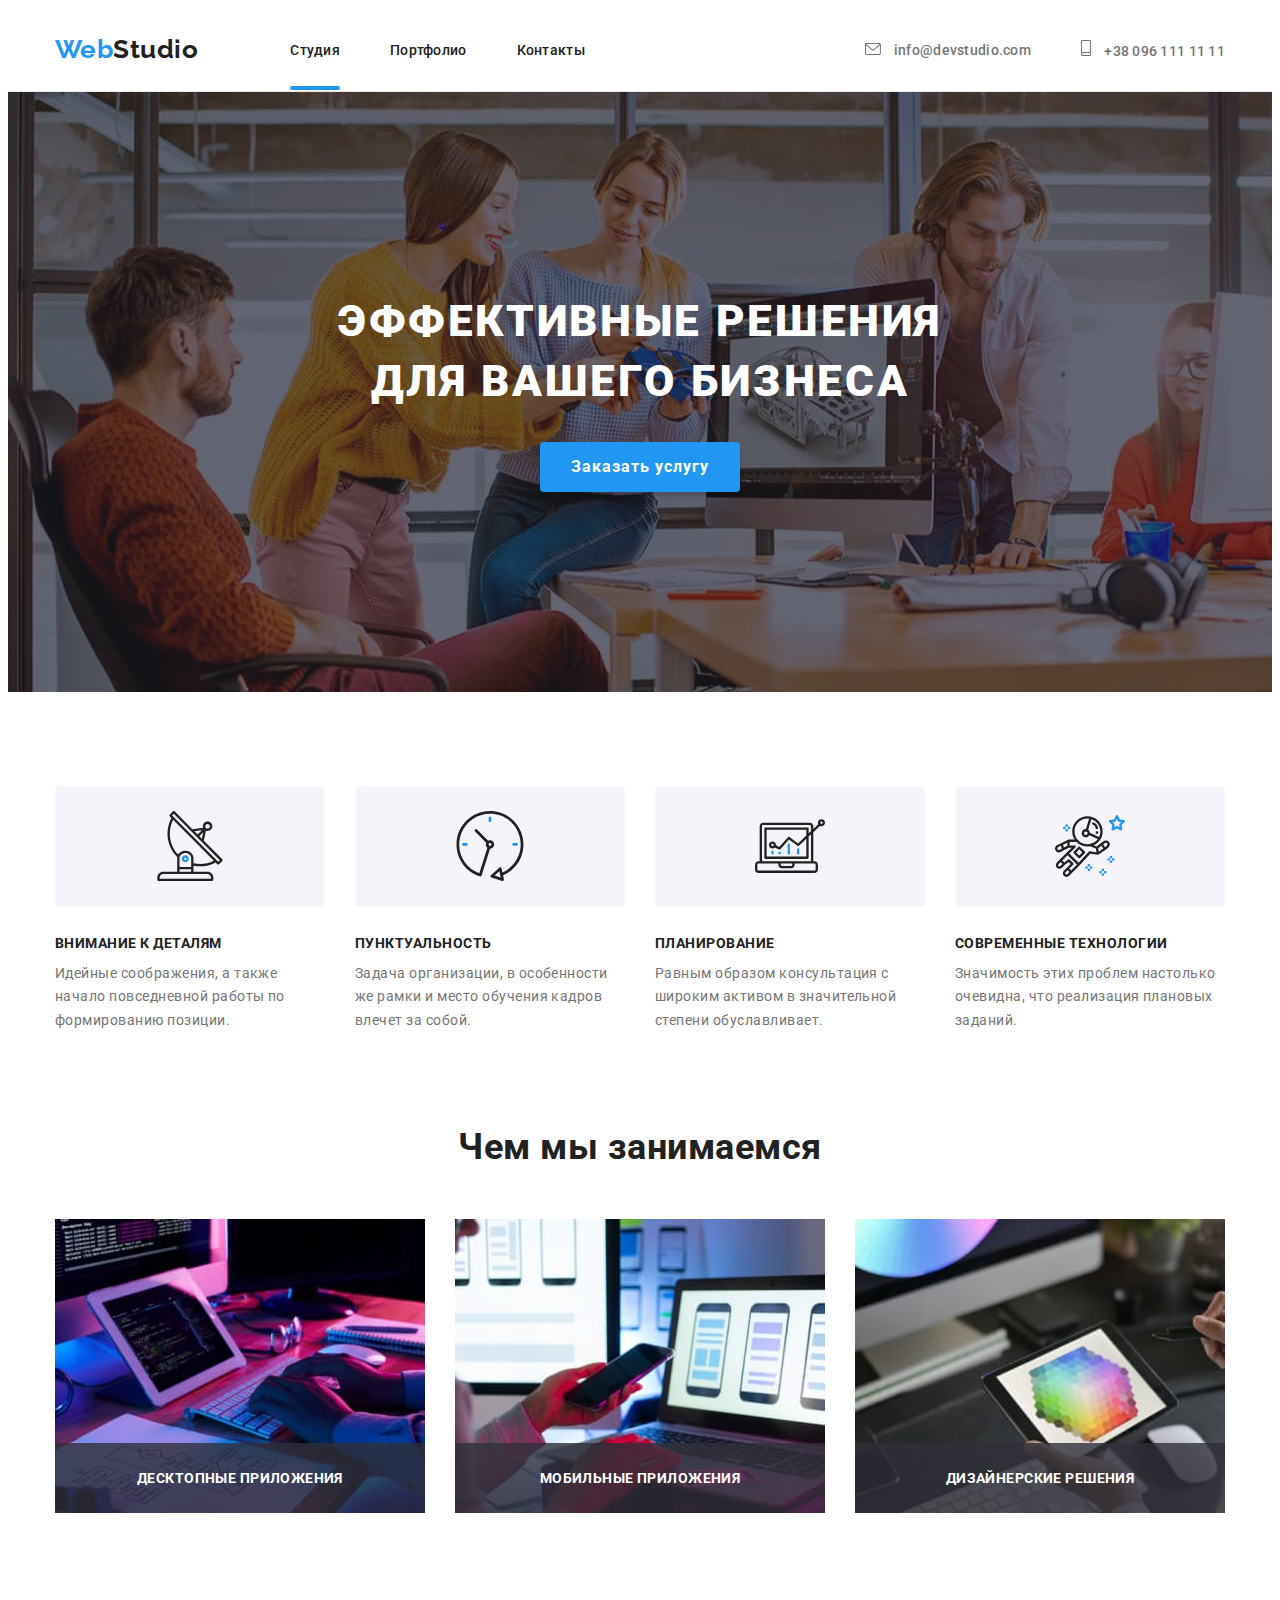
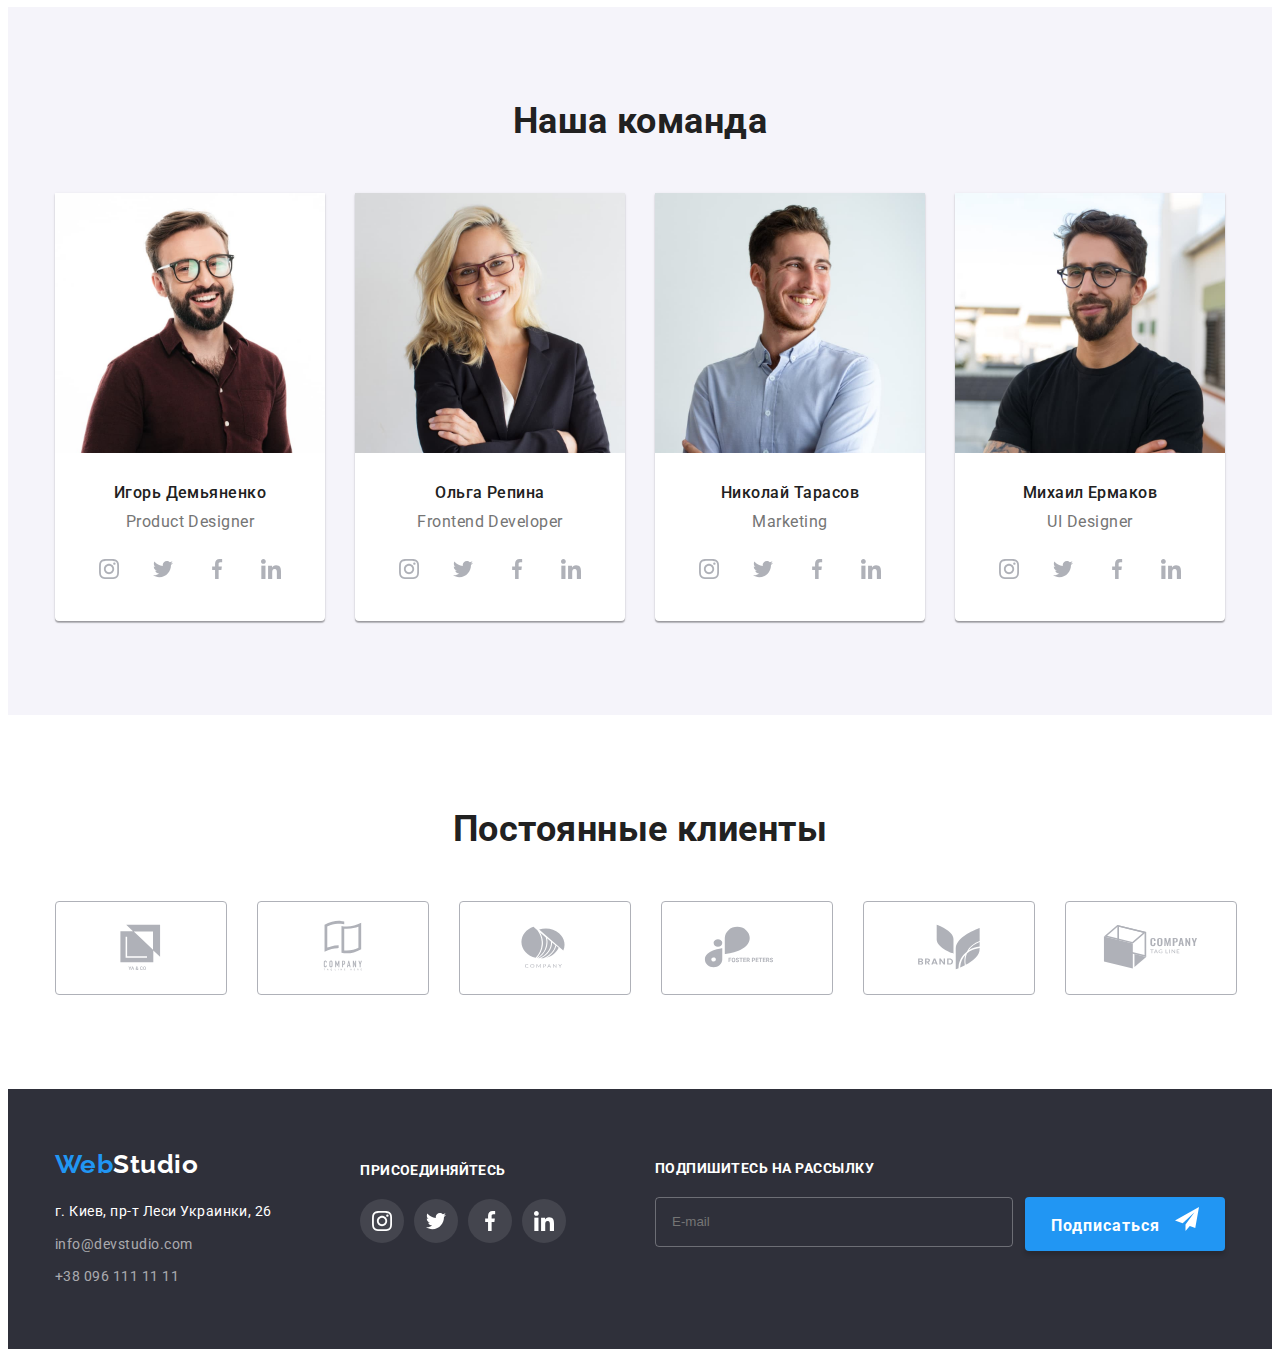
<file: index.html>
<!DOCTYPE html>
<html lang="ru">
  <head>
    <meta charset="UTF-8" />
    <meta http-equiv="X-UA-Compatible" content="IE=edge" />
    <meta name="viewport" content="width=device-width, initial-scale=1.0" />
    <title>WebStudio</title>
    <link rel="preconnect" href="https://fonts.googleapis.com" />
    <link rel="preconnect" href="https://fonts.gstatic.com" crossorigin />
    <link
      href="https://fonts.googleapis.com/css2?family=Raleway:wght@700&family=Roboto:wght@400;500;700;900&display=swap"
      rel="stylesheet"
    />
    <link
      rel="stylesheet"
      href="https://cdnjs.cloudflare.com/ajax/libs/modern-normalize/1.1.0/modern-normalize.min.css"
      integrity="sha512-wpPYUAdjBVSE4KJnH1VR1HeZfpl1ub8YT/NKx4PuQ5NmX2tKuGu6U/JRp5y+Y8XG2tV+wKQpNHVUX03MfMFn9Q=="
      crossorigin="anonymous"
      referrerpolicy="no-referrer"
    />
    <!-- <link rel="stylesheet" href="./css/styles.css" /> -->
    <link rel="stylesheet" href="./css/main.min.css" />
  </head>

  <body>
    <header class="header">
      <div class="container header__container">
        <nav class="nav">
          <a class="logo link" href=""
            ><span class="logo__accent">Web</span>Studio</a
          >

          <ul class="nav__list list">
            <li class="nav__item">
              <a class="nav__link link nav__link--current" href="./index.html"
                >Студия</a
              >
            </li>
            <li class="nav__item">
              <a class="nav__link link" href="./portfolio.html">Портфолио</a>
            </li>
            <li class="nav__item">
              <a class="nav__link link" href="">Контакты</a>
            </li>
          </ul>
        </nav>
        <ul class="contact-list list">
          <li class="contact-list__item">
            <a class="contacts link" href="mailto:info@devstudio.com">
              <svg class="contacts__icon" width="16" height="12">
                <use href="./images/icons.svg#email"></use>
              </svg>
              info@devstudio.com
            </a>
          </li>
          <li class="contact-list__item">
            <a class="contacts link" href="tel:+380961111111">
              <svg class="contacts__icon" width="10" height="16">
                <use href="./images/icons.svg#smartphone"></use>
              </svg>
              +38 096 111 11 11
            </a>
          </li>
        </ul>
      </div>
    </header>

    <main>
      <!-- Hero -->
      <section class="hero">
        <div class="container">
          <h1 class="hero__title">
            Эффективные решения <br />для вашего бизнеса
          </h1>

          <button class="modal-btn btn" type="button" data-modal-open>
            Заказать услугу
          </button>
        </div>
      </section>

      <!--Особенности-->
      <section class="specifics">
        <div class="container">
          <h2 class="specifics__title">Особенности</h2>
          <ul class="section list">
            <li class="specifics__item">
              <div class="section__box">
                <svg class="specifics__icon" width="70" height="70">
                  <use href="images/icons.svg#antenna"></use>
                </svg>
              </div>
              <h3 class="section__subtitle">Внимание к деталям</h3>
              <p class="section__description">
                Идейные соображения, а также начало повседневной работы по
                формированию позиции.
              </p>
            </li>

            <li class="specifics__item">
              <div class="section__box">
                <svg class="specifics__icon" width="70" height="70">
                  <use href="images/icons.svg#clock"></use>
                </svg>
              </div>
              <h3 class="section__subtitle">Пунктуальность</h3>
              <p class="section__description">
                Задача организации, в особенности же рамки и место обучения
                кадров влечет за собой.
              </p>
            </li>

            <li class="specifics__item">
              <div class="section__box">
                <svg class="specifics__icon" width="70" height="70">
                  <use href="images/icons.svg#diagram"></use>
                </svg>
              </div>
              <h3 class="section__subtitle">Планирование</h3>
              <p class="section__description">
                Равным образом консультация с широким активом в значительной
                степени обуславливает.
              </p>
            </li>

            <li class="specifics__item">
              <div class="section__box">
                <svg class="specifics__icon" width="70" height="70">
                  <use href="images/icons.svg#astronaut"></use>
                </svg>
              </div>
              <h3 class="section__subtitle">Современные технологии</h3>
              <p class="section__description">
                Значимость этих проблем настолько очевидна, что реализация
                плановых заданий.
              </p>
            </li>
          </ul>
        </div>
      </section>

      <!-- Чем мы занимаемся -->
      <section class="work">
        <div class="container">
          <h2 class="section__title">Чем мы занимаемся</h2>
          <ul class="work__list list">
            <li class="work__item">
              <img src="./images/code.jpg" width="370" alt="Пишем сайты" />
              <div class="work__description">
                <p class="work__text">Десктопные приложения</p>
              </div>
            </li>

            <li class="work__item">
              <img
                src="./images/design.jpg"
                width="370"
                alt="Составляем дизайн"
              />
              <div class="work__description">
                <p class="work__text">Мобильные приложения</p>
              </div>
            </li>

            <li class="work__item">
              <img
                src="./images/applications.jpg"
                width="370"
                alt="Создаем приложения"
              />
              <div class="work__description">
                <p class="work__text">Дизайнерские решения</p>
              </div>
            </li>
          </ul>
        </div>
      </section>

      <!--Наша команда-->
      
      <section class="team">
        <div class="container">
          <h2 class="section__title">Наша команда</h2>
          <ul class="team__list list">
            <li class="team__item">
              <img
                src="./images/team1.jpg"
                width="270"
                alt="Игорь Демьяненко"
              />
              <div class="team__content">
                <h3 class="team__subtitle">Игорь Демьяненко</h3>
                <p class="team__description" lang="en">Product Designer</p>
                <ul class="social list">
                  <li class="social__item">
                    <a href="" class="social__link link">
                      <svg class="social__icon" width="20" height="20">
                        <use href="./images/icons.svg#instagram"></use>
                      </svg>
                    </a>
                  </li>
                  <li class="social__item">
                    <a href="" class="social__link link">
                      <svg class="social__icon" width="20" height="20">
                        <use href="./images/icons.svg#twitter"></use>
                      </svg>
                    </a>
                  </li>
                  <li class="social__item">
                    <a href="" class="social__link link">
                      <svg class="social__icon" width="20" height="20">
                        <use href="./images/icons.svg#facebook"></use>
                      </svg>
                    </a>
                  </li>
                  <li class="social__item">
                    <a href="" class="social__link link">
                      <svg class="social__icon" width="20" height="20">
                        <use href="./images/icons.svg#linkedin"></use>
                      </svg>
                    </a>
                  </li>
                </ul>
              </div>
            </li>
            <li class="team__item">
              <img src="./images/team2.jpg" width="270" alt="Ольга Репина" />
              <div class="team__content">
                <h3 class="team__subtitle">Ольга Репина</h3>
                <p class="team__description" lang="en">Frontend Developer</p>
                <ul class="social list">
                  <li class="social__item">
                    <a href="" class="social__link link">
                      <svg class="social__icon" width="20" height="20">
                        <use href="./images/icons.svg#instagram"></use>
                      </svg>
                    </a>
                  </li>
                  <li class="social__item">
                    <a href="" class="social__link link">
                      <svg class="social__icon" width="20" height="20">
                        <use href="./images/icons.svg#twitter"></use>
                      </svg>
                    </a>
                  </li>
                  <li class="social__item">
                    <a href="" class="social__link link">
                      <svg class="social__icon" width="20" height="20">
                        <use href="./images/icons.svg#facebook"></use>
                      </svg>
                    </a>
                  </li>
                  <li class="social__item">
                    <a href="" class="social__link link">
                      <svg class="social__icon" width="20" height="20">
                        <use href="./images/icons.svg#linkedin"></use>
                      </svg>
                    </a>
                  </li>
                </ul>
              </div>
            </li>
            <li class="team__item">
              <img src="./images/team3.jpg" width="270" alt="Николай Тарасов" />
              <div class="team__content">
                <h3 class="team__subtitle">Николай Тарасов</h3>
                <p class="team__description" lang="en">Marketing</p>
                <ul class="social list">
                  <li class="social__item">
                    <a href="" class="social__link link">
                      <svg class="social__icon" width="20" height="20">
                        <use href="./images/icons.svg#instagram"></use>
                      </svg>
                    </a>
                  </li>
                  <li class="social__item">
                    <a href="" class="social__link link">
                      <svg class="social__icon" width="20" height="20">
                        <use href="./images/icons.svg#twitter"></use>
                      </svg>
                    </a>
                  </li>
                  <li class="social__item">
                    <a href="" class="social__link link">
                      <svg class="social__icon" width="20" height="20">
                        <use href="./images/icons.svg#facebook"></use>
                      </svg>
                    </a>
                  </li>
                  <li class="social__item">
                    <a href="" class="social__link link">
                      <svg class="social__icon" width="20" height="20">
                        <use href="./images/icons.svg#linkedin"></use>
                      </svg>
                    </a>
                  </li>
                </ul>
              </div>
            </li>
            <li class="team__item">
              <img src="./images/team4.jpg" width="270" alt="Михаил Ермаков" />
              <div class="team__content">
                <h3 class="team__subtitle">Михаил Ермаков</h3>
                <p class="team__description" lang="en">UI Designer</p>
                <ul class="social list">
                  <li class="social__item">
                    <a href="" class="social__link link">
                      <svg class="social__icon" width="20" height="20">
                        <use href="./images/icons.svg#instagram"></use>
                      </svg>
                    </a>
                  </li>
                  <li class="social__item">
                    <a href="" class="social__link link">
                      <svg class="social__icon" width="20" height="20">
                        <use href="./images/icons.svg#twitter"></use>
                      </svg>
                    </a>
                  </li>
                  <li class="social__item">
                    <a href="" class="social__link link">
                      <svg class="social__icon" width="20" height="20">
                        <use href="./images/icons.svg#facebook"></use>
                      </svg>
                    </a>
                  </li>
                  <li class="social__item">
                    <a href="" class="social__link link">
                      <svg class="social__icon" width="20" height="20">
                        <use href="./images/icons.svg#linkedin"></use>
                      </svg>
                    </a>
                  </li>
                </ul>
              </div>
            </li>
          </ul>
        </div>
      </section>
    </main>

    <section class="client">
      <div class="container">
        <h2 class="section__title">Постоянные клиенты</h2>
        <ul class="client__list list">
          <li class="client__item">
            <div class="client__box">
              <a href="" class="client__link link">
                <svg class="client__icon" width="106" height="60">
                  <use href="images/icons.svg#logo"></use>
                </svg>
              </a>
            </div>
          </li>
          <li class="client__item">
            <div class="client__box">
              <a href="" class="client__link link">
                <svg class="client__icon" width="106" height="60">
                  <use href="images/icons.svg#logo-1"></use>
                </svg>
              </a>
            </div>
          </li>
          <li class="client__item">
            <div class="client__box">
              <a href="" class="client__link link">
                <svg class="client__icon" width="106" height="60">
                  <use href="images/icons.svg#logo-2"></use>
                </svg>
              </a>
            </div>
          </li>
          <li class="client__item">
            <div class="client__box">
              <a href="" class="client__link link">
                <svg class="client__icon" width="106" height="60">
                  <use href="images/icons.svg#logo-3"></use>
                </svg>
              </a>
            </div>
          </li>
          <li class="client__item">
            <div class="client__box">
              <a href="" class="client__link link">
                <svg class="client__icon" width="106" height="60">
                  <use href="images/icons.svg#logo-4"></use>
                </svg>
              </a>
            </div>
          </li>
          <li class="client__item">
            <div class="client__box">
              <a href="" class="client__link link">
                <svg class="client__icon" width="106" height="60">
                  <use href="images/icons.svg#logo-5"></use>
                </svg>
              </a>
            </div>
          </li>
        </ul>
      </div>
    </section>

    <footer class="footer">
      <div class="footer__container container">
        <div class="footer__box">
          <a class="logo logo--footer link" href=""
            ><span class="logo__accent logo__accent--footer">Web</span>Studio</a
          >

          <address class="footer__addres">
            г. Киев, пр-т Леси Украинки, 26
          </address>

          <a class="footer__contact link" href="mailto:info@devstudio.com"
            >info@devstudio.com</a
          >

          <a class="footer__contact link" href="tel:+380961111111"
            >+38 096 111 11 11</a
          >
        </div>

        <div class="footer__social">
          <h2 class="footer__subtitle">присоединяйтесь</h2>
          <ul class="social list">
            <li class="social__item">
              <a href="" class="social__link social__link--footer link">
                <svg
                  class="social__icon social__icon--footer"
                  width="20"
                  height="20"
                >
                  <use href="./images/icons.svg#instagram"></use>
                </svg>
              </a>
            </li>
            <li class="social__item">
              <a href="" class="social__link social__link--footer link">
                <svg
                  class="social__icon social__icon--footer"
                  width="20"
                  height="20"
                >
                  <use href="./images/icons.svg#twitter"></use>
                </svg>
              </a>
            </li>
            <li class="social__item">
              <a href="" class="social__link social__link--footer link">
                <svg
                  class="social__icon social__icon--footer"
                  width="20"
                  height="20"
                >
                  <use href="./images/icons.svg#facebook"></use>
                </svg>
              </a>
            </li>
            <li class="social__item">
              <a href="" class="social__link social__link--footer link">
                <svg
                  class="social__icon social__icon--footer"
                  width="20"
                  height="20"
                >
                  <use href="./images/icons.svg#linkedin"></use>
                </svg>
              </a>
            </li>
          </ul>
        </div>
        <div class="footer-box">
          <p class="footer-form__text">Подпишитесь на рассылку</p>
          <form class="footer-form">
            <label>
              <input
                class="footer-form__input"
                type="email"
                name="email"
                placeholder="E-mail"
                required
              />
            </label>
            <button class="modal-btn btn" type="submit">
              Подписаться
              <svg class="footer-form__icon" width="24" height="24">
                <use href="./images/icons.svg#icon-send"></use>
              </svg>
            </button>
          </form>
        </div>
      </div>
    </footer>

    <!-- Модальное окно -->

    <div class="backdrop backdrop--is-hidden" data-modal>
      <div class="modal">
        <button class="btn-close btn" data-modal-close>
          <svg width="30" height="30">
            <use class="modal__close" href="./images/icons.svg#close"></use>
          </svg>
        </button>

        <p class="modal-form__text">Оставьте свои данные, мы вам перезвоним</p>
        <form class="modal-form">
          <div class="modal-form__field">
            <label class="modal-form__label" for="name">Имя</label>
            <input
              class="modal-form__input"
              type="text"
              name="name"
              id="name"
              placeholder=" "
              minlength="3"
              required
            />
            <svg class="modal-form__icon" width="18" height="18">
              <use href="./images/icons.svg#icon-phone"></use>
            </svg>
          </div>
          <div class="modal-form__field">
            <label class="modal-form__label" for="tel">Телефон</label>
            <input
              class="modal-form__input"
              type="tel"
              name="tel"
              id="tel"
              minlength="10"
              required
            />
            <svg class="modal-form__icon" width="18" height="18">
              <use href="./images/icons.svg#icon-email"></use>
            </svg>
          </div>
          <div class="modal-form__field">
            <label class="modal-form__label" for="mail">Почта</label>
            <input
              class="modal-form__input"
              type="email"
              name="email"
              id="mail"
              required
            />
            <svg class="modal-form__icon" width="18" height="18">
              <use href="./images/icons.svg#icon-person"></use>
            </svg>
          </div>
          <label class="modal-form__label" for="comment">Комментарий</label>
          <textarea
            class="modal-form__textarea"
            name="feedback"
            rows="5"
            placeholder="Введите текст"
            id="comment"
          ></textarea>

          <label class="modal-form__checkbox">
            <input
              class="checkbox"
              type="checkbox"
              name="treaty"
              value="treaty"
              required
            />
            <span class="modal-form__icon-checkbox"></span>
            Соглашаюсь с рассылкой и принимаю
            <a class="modal-form__link link" href="#">Условия договора</a>
          </label>
          <div class="modal-form__btn">
            <button class="modal-btn btn" type="submit">Отправить</button>
          </div>
        </form>
      </div>
    </div>
    <script src="./js/modal.js"></script>
  </body>
</html>
</file>
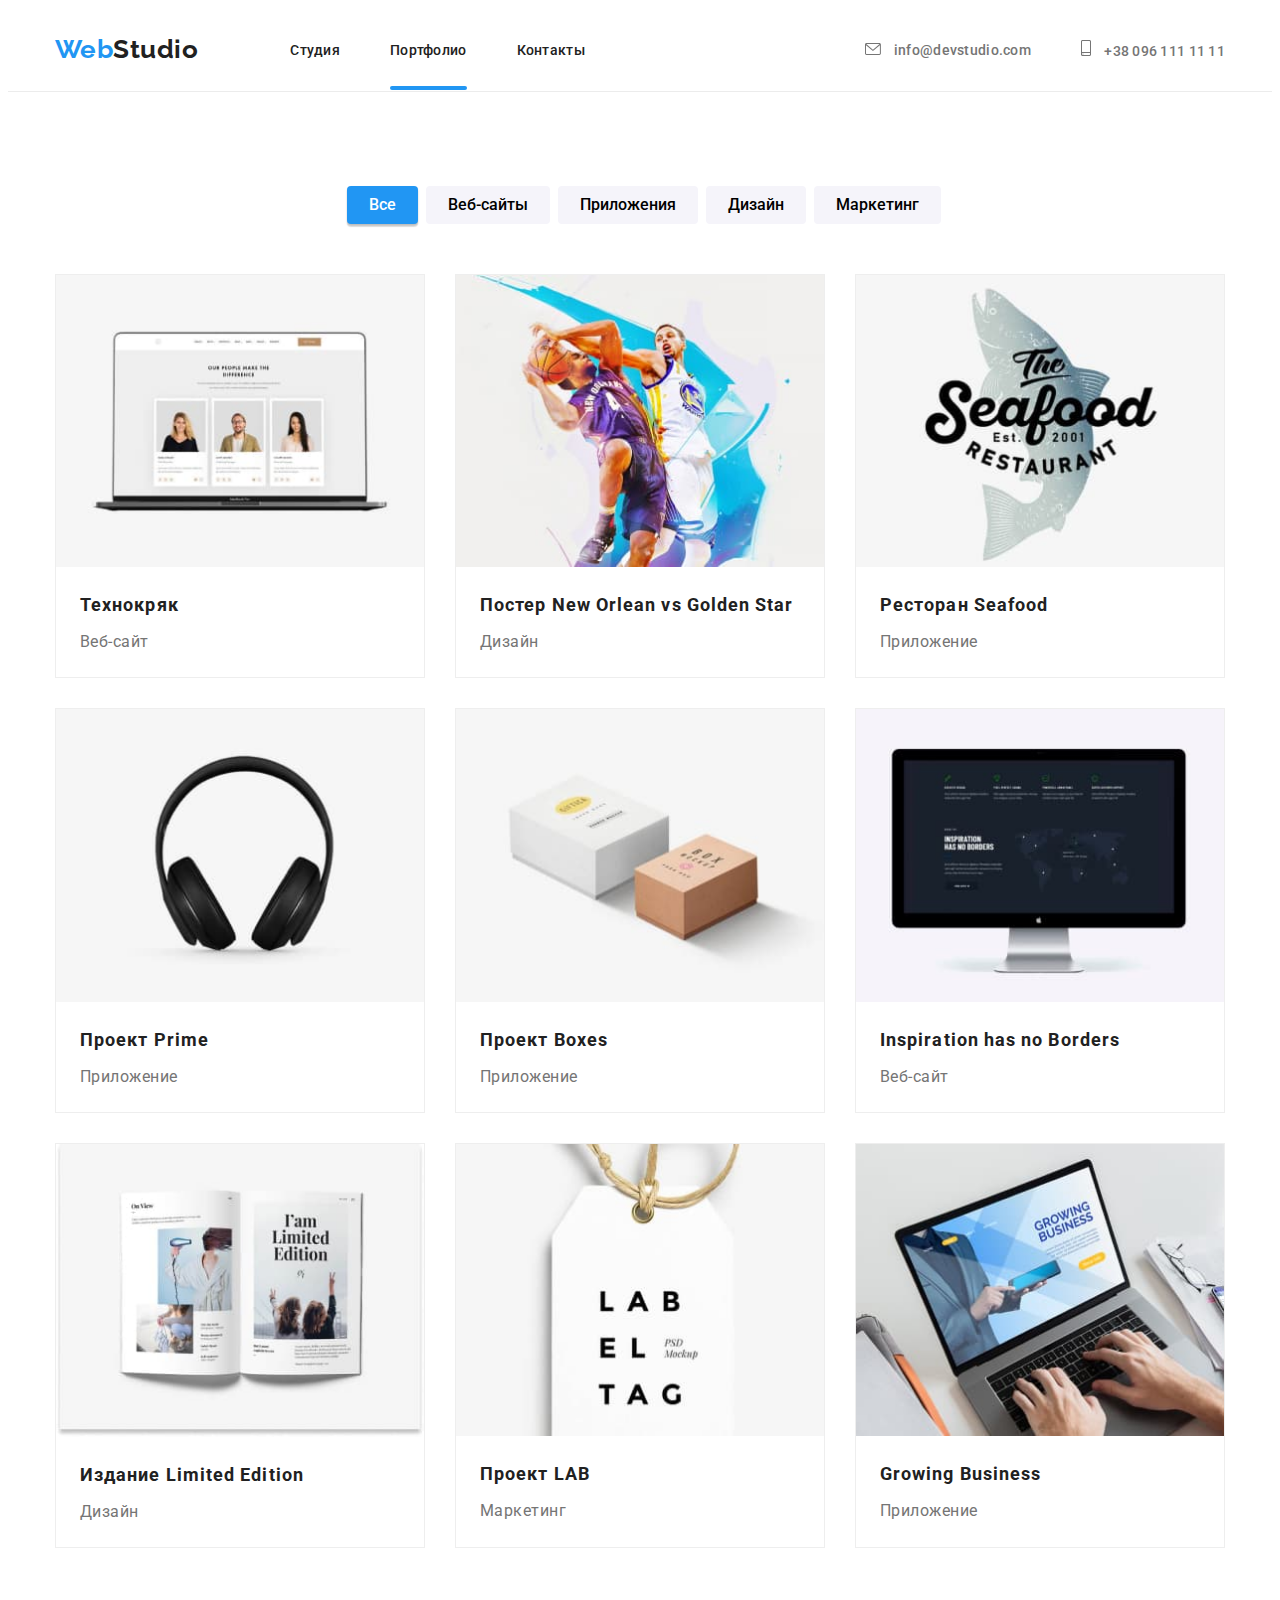
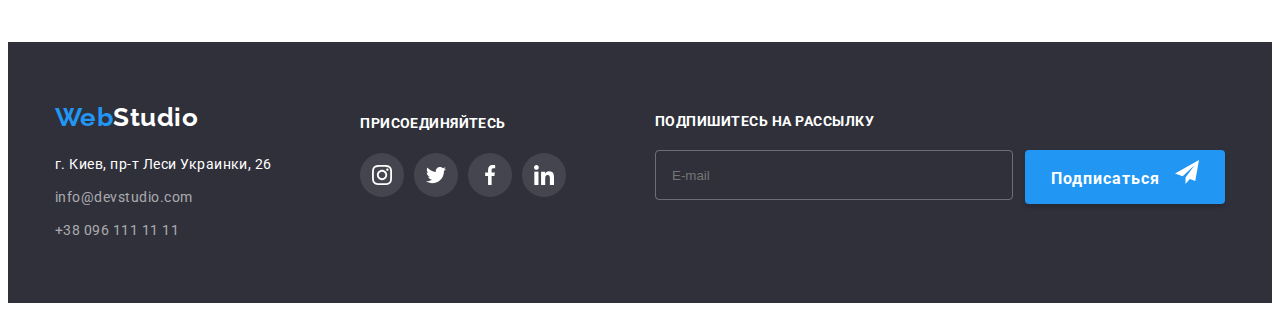
<file: portfolio.html>
<!DOCTYPE html>
<html lang="ru">
  <head>
    <meta charset="UTF-8" />
    <meta http-equiv="X-UA-Compatible" content="IE=edge" />
    <meta name="viewport" content="width=device-width, initial-scale=1.0" />
    <title>WebStudio</title>
    <link rel="preconnect" href="https://fonts.googleapis.com" />
    <link rel="preconnect" href="https://fonts.gstatic.com" crossorigin />
    <link
      href="https://fonts.googleapis.com/css2?family=Raleway:wght@700&family=Roboto:wght@400;500;700;900&display=swap"
      rel="stylesheet"
    />
    <!-- <link rel="stylesheet" href="./css/styles.css" /> -->
    <link rel="stylesheet" href="./css/portfolio.min.css" />
  </head>

  <body>
    <header class="header">
      <div class="container header__container">
        <nav class="nav">
          <a class="logo link" href=""
            ><span class="logo__accent">Web</span>Studio</a
          >

          <ul class="nav__list list">
            <li class="nav__item">
              <a class="nav__link link" href="./index.html">Студия</a>
            </li>
            <li class="nav__item">
              <a
                class="nav__link nav__link--current link"
                href="./portfolio.html"
                >Портфолио</a
              >
            </li>
            <li class="nav__item">
              <a class="nav__link link" href="">Контакты</a>
            </li>
          </ul>
        </nav>
        <ul class="contact-list list">
          <li class="contact-list__item">
            <a class="contacts link" href="mailto:info@devstudio.com">
              <svg class="contacts__icon" width="16" height="12">
                <use href="./images/icons.svg#email"></use>
              </svg>
              info@devstudio.com
            </a>
          </li>
          <li class="contact-list__item">
            <a class="contacts link" href="tel:+380961111111">
              <svg class="contacts__icon" width="10" height="16">
                <use href="./images/icons.svg#smartphone"></use>
              </svg>
              +38 096 111 11 11
            </a>
          </li>
        </ul>
      </div>
    </header>

    <main>
      <!-- Герой -->
      <section class="projects">
        <div class="container">
          <ul class="project__list list">
            <li class="project__item">
              <button
                class="project__btn btn project__btn--current"
                type="button"
              >
                Все
              </button>
            </li>

            <li class="project__item">
              <button class="project__btn btn" type="button">Веб-сайты</button>
            </li>

            <li class="project__item">
              <button class="project__btn btn" type="button">Приложения</button>
            </li>

            <li class="project__item">
              <button class="project__btn btn" type="button">Дизайн</button>
            </li>

            <li class="project__item">
              <button class="project__btn btn" type="button">Маркетинг</button>
            </li>
          </ul>

          <ul class="job__list list">
            <li class="job__item">
              <a class="job__link link" href="">
                <div class="job__thumb">
                  <img src="./images/project1.jpg" width="370" alt="" />
                  <div class="overlay">
                    <p class="overlay__discription">
                      Технокряк это современная площадка распространения
                      коронавируса. Компании используют эту платформу для
                      цифрового шпионажа и атак на защищённые сервера
                      конкурентов.
                    </p>
                  </div>
                </div>
                <div class="job__content">
                  <h3 class="job__subtitle">Технокряк</h3>
                  <p class="job__discription">Веб-сайт</p>
                </div>
              </a>
            </li>

            <li class="job__item">
              <a class="job__link link" href="">
                <div class="job__thumb">
                  <img src="./images/project2.jpg" width="370" alt="" />
                  <div class="overlay">
                    <p class="overlay__discription">
                      Технокряк это современная площадка распространения
                      коронавируса. Компании используют эту платформу для
                      цифрового шпионажа и атак на защищённые сервера
                      конкурентов.
                    </p>
                  </div>
                </div>
                <div class="job__content">
                  <h3 class="job__subtitle">
                    Постер New Orlean vs Golden Star
                  </h3>
                  <p class="job__discription">Дизайн</p>
                </div>
              </a>
            </li>

            <li class="job__item">
              <a class="job__link link" href="">
                <div class="job__thumb">
                  <img src="./images/project3.jpg" width="370" alt="" />
                  <div class="overlay">
                    <p class="overlay__discription">
                      Технокряк это современная площадка распространения
                      коронавируса. Компании используют эту платформу для
                      цифрового шпионажа и атак на защищённые сервера
                      конкурентов.
                    </p>
                  </div>
                </div>
                <div class="job__content">
                  <h3 class="job__subtitle">Ресторан Seafood</h3>
                  <p class="job__discription">Приложение</p>
                </div>
              </a>
            </li>

            <li class="job__item">
              <a class="job__link link" href="">
                <div class="job__thumb">
                  <img src="./images/project4.jpg" width="370" alt="" />
                  <div class="overlay">
                    <p class="overlay__discription">
                      Технокряк это современная площадка распространения
                      коронавируса. Компании используют эту платформу для
                      цифрового шпионажа и атак на защищённые сервера
                      конкурентов.
                    </p>
                  </div>
                </div>
                <div class="job__content">
                  <h3 class="job__subtitle">Проект Prime</h3>
                  <p class="job__discription">Приложение</p>
                </div>
              </a>
            </li>

            <li class="job__item">
              <a class="job__link link" href="">
                <div class="job__thumb">
                  <img src="./images/project5.jpg" width="370" alt="" />
                  <div class="overlay">
                    <p class="overlay__discription">
                      Технокряк это современная площадка распространения
                      коронавируса. Компании используют эту платформу для
                      цифрового шпионажа и атак на защищённые сервера
                      конкурентов.
                    </p>
                  </div>
                </div>
                <div class="job__content">
                  <h3 class="job__subtitle">Проект Boxes</h3>
                  <p class="job__discription">Приложение</p>
                </div>
              </a>
            </li>
            <li class="job__item">
              <a class="job__link link" href="">
                <div class="job__thumb">
                  <img src="./images/project6.jpg" width="370" alt="" />
                  <div class="overlay">
                    <p class="overlay__discription">
                      Технокряк это современная площадка распространения
                      коронавируса. Компании используют эту платформу для
                      цифрового шпионажа и атак на защищённые сервера
                      конкурентов.
                    </p>
                  </div>
                </div>
                <div class="job__content">
                  <h3 class="job__subtitle" lang="en">
                    Inspiration has no Borders
                  </h3>
                  <p class="job__discription">Веб-сайт</p>
                </div>
              </a>
            </li>
            <li class="job__item">
              <a class="job__link link" href="">
                <div class="job__thumb">
                  <img src="./images/project7.jpg" width="370" alt="" />
                  <div class="overlay">
                    <p class="overlay__discription">
                      Технокряк это современная площадка распространения
                      коронавируса. Компании используют эту платформу для
                      цифрового шпионажа и атак на защищённые сервера
                      конкурентов.
                    </p>
                  </div>
                </div>
                <div class="job__content">
                  <h3 class="job__subtitle">Издание Limited Edition</h3>
                  <p class="job__discription">Дизайн</p>
                </div>
              </a>
            </li>
            <li class="job__item">
              <a class="job__link link" href="">
                <div class="job__thumb">
                  <img src="./images/project8.jpg" width="370" alt="" />
                  <div class="overlay">
                    <p class="overlay__discription">
                      Технокряк это современная площадка распространения
                      коронавируса. Компании используют эту платформу для
                      цифрового шпионажа и атак на защищённые сервера
                      конкурентов.
                    </p>
                  </div>
                </div>
                <div class="job__content">
                  <h3 class="job__subtitle">Проект LAB</h3>
                  <p class="job__discription">Маркетинг</p>
                </div>
              </a>
            </li>
            <li class="job__item">
              <a class="job__link link" href="">
                <div class="job__thumb">
                  <img src="./images/project9.jpg" width="370" alt="" />
                  <div class="overlay">
                    <p class="overlay__discription">
                      Технокряк это современная площадка распространения
                      коронавируса. Компании используют эту платформу для
                      цифрового шпионажа и атак на защищённые сервера
                      конкурентов.
                    </p>
                  </div>
                </div>
                <div class="job__content">
                  <h3 class="job__subtitle" lang="en">Growing Business</h3>
                  <p class="job__discription">Приложение</p>
                </div>
              </a>
            </li>
          </ul>
        </div>
      </section>
    </main>

    <footer class="footer">
      <div class="footer__container container">
        <div class="footer__box">
          <a class="logo logo--footer link" href=""
            ><span class="logo__accent logo__accent--footer">Web</span>Studio</a
          >

          <address class="footer__addres">
            г. Киев, пр-т Леси Украинки, 26
          </address>

          <a class="footer__contact link" href="mailto:info@devstudio.com"
            >info@devstudio.com</a
          >

          <a class="footer__contact link" href="tel:+380961111111"
            >+38 096 111 11 11</a
          >
        </div>

        <div class="footer__social">
          <h2 class="footer__subtitle">присоединяйтесь</h2>
          <ul class="social list">
            <li class="social__item">
              <a href="" class="social__link social__link--footer link">
                <svg
                  class="social__icon social__icon--footer"
                  width="20"
                  height="20"
                >
                  <use href="./images/icons.svg#instagram"></use>
                </svg>
              </a>
            </li>
            <li class="social__item">
              <a href="" class="social__link social__link--footer link">
                <svg
                  class="social__icon social__icon--footer"
                  width="20"
                  height="20"
                >
                  <use href="./images/icons.svg#twitter"></use>
                </svg>
              </a>
            </li>
            <li class="social__item">
              <a href="" class="social__link social__link--footer link">
                <svg
                  class="social__icon social__icon--footer"
                  width="20"
                  height="20"
                >
                  <use href="./images/icons.svg#facebook"></use>
                </svg>
              </a>
            </li>
            <li class="social__item">
              <a href="" class="social__link social__link--footer link">
                <svg
                  class="social__icon social__icon--footer"
                  width="20"
                  height="20"
                >
                  <use href="./images/icons.svg#linkedin"></use>
                </svg>
              </a>
            </li>
          </ul>
        </div>
        <div class="footer-box">
          <p class="footer-form__text">Подпишитесь на рассылку</p>
          <form class="footer-form">
            <label>
              <input
                class="footer-form__input"
                type="email"
                name="email"
                placeholder="E-mail"
                required
              />
            </label>
            <button class="modal-btn btn" type="submit">
              Подписаться
              <svg class="footer-form__icon" width="24" height="24">
                <use href="./images/icons.svg#icon-send"></use>
              </svg>
            </button>
          </form>
        </div>
      </div>
    </footer>
  </body>
</html>
</file>
<file: css/styles.css>
:root {
  --primary-font-family: "Roboto", sans-serif;
  --secondary-font-family: "Raleway", sans-serif;
  --primary-text-color: #212121;
  --secondary-text-color: #757575;
  --accent-color: #2196f3;
  --primary-text-color-theme-dark: #ffffff;
  --secondary-text-color-theme-dark: rgba(255, 255, 255, 0.6);
  --primary-background: #2f303a;
  --accent-background: #188ce8;
  --light-background-color: #f5f4fa;
  --dark-background-color: #2f303a;
}

/* h1,
h2,
h3,
h4,
p {
  margin-top: 0;
  margin-bottom: 0;
}

ul {
  margin-top: 0;
  margin-bottom: 0;
  padding-left: 0;
}

img {
  display: block;
  max-width: 100%;
  height: auto;
}

.list {
  list-style: none;
}

.link {
  text-decoration: none;
  color: var(--primary-text-color);
}

.btn {
  font-family: inherit;
  border: none;
  cursor: pointer;
  padding: 0;
}

.container {
  box-sizing: border-box;
  width: 1200px;
  padding: 0 15px;
  margin-left: auto;
  margin-right: auto;
} */

/* ====  header  ==== */

/* ==== main ==== */
/* ==== HERO ==== */

/* ==== ОСОБЕННОСТИ ==== */

/* ==== Чем мы занимаемся ==== */

/* ==== НАША КОМАНДА ==== */

/* ==== Постоянные клиенты ==== */

/* ==== footer ==== */

/* ====  portfolio  ==== */

/* Модальное окно */
</file>
<file: css/main.min.css>
body{font-family:"Roboto",sans-serif;color:#212121;letter-spacing:0.03em}h1,h2,h3,h4,p{margin-top:0;margin-bottom:0}ul{margin-top:0;margin-bottom:0;padding-left:0}img{display:block;max-width:100%;height:auto}.list{list-style:none}.link{text-decoration:none;color:#212121}.btn{font-family:inherit;border:none;cursor:pointer;padding:0}.header{border-bottom:1px solid #ececec}.header__container{display:-webkit-box;display:-ms-flexbox;display:flex}.nav{display:-webkit-box;display:-ms-flexbox;display:flex;-webkit-box-align:center;-ms-flex-align:center;align-items:center}.nav__list{display:-webkit-box;display:-ms-flexbox;display:flex}.nav__item:not(:last-child){margin-right:50px}.nav__link{position:relative;display:block;font-weight:500;font-size:14px;line-height:16px;letter-spacing:0.02em;padding:32px 0;-webkit-transition:color 250ms cubic-bezier(0.4, 0, 0.2, 1);transition:color 250ms cubic-bezier(0.4, 0, 0.2, 1)}.nav__link:hover,.nav__link:focus,.nav__link.current{color:#2196f3}.nav__link--current::after{content:"";position:absolute;left:0;bottom:0;display:block;width:100%;height:4px;border-radius:2px;background-color:#2196f3}.contact-list{display:-webkit-box;display:-ms-flexbox;display:flex;-webkit-box-align:center;-ms-flex-align:center;align-items:center;margin-left:auto}.contact-list__item{display:-webkit-box;display:-ms-flexbox;display:flex;-webkit-box-align:center;-ms-flex-align:center;align-items:center}.contact-list__item:not(:last-child){margin-right:50px}.contacts{display:inline-block;font-weight:500;font-size:14px;line-height:1, 14;letter-spacing:0.02em;color:#757575;padding:32px 0;-webkit-transition:color 250ms cubic-bezier(0.4, 0, 0.2, 1);transition:color 250ms cubic-bezier(0.4, 0, 0.2, 1)}.contacts:hover,.contacts:focus{color:#2196f3}.contacts__icon{display:inline-block;margin-right:10px;fill:#757575;-webkit-transition:fill 250ms cubic-bezier(0.4, 0, 0.2, 1);transition:fill 250ms cubic-bezier(0.4, 0, 0.2, 1)}.contacts:hover .contacts__icon,.contacts:focus .contacts__icon{fill:#2196f3}.contact-list-item:not(:last-child){margin-right:50px}.logo{font-family:"Raleway",sans-serif;font-weight:700;font-size:26px;line-height:1.19;margin-right:92px}.logo--footer{display:block;margin-bottom:20px;color:#fff}.logo__accent{color:#2196f3}.hero{max-width:1600px;margin-left:auto;margin-right:auto;background-image:-webkit-gradient(linear, left top, left bottom, from(rgba(47,48,58,0.4)), to(rgba(47,48,58,0.4))),url(../images/hero.jpg);background-image:linear-gradient(rgba(47,48,58,0.4), rgba(47,48,58,0.4)),url(../images/hero.jpg);background-size:cover;background-color:#c4c4c4;text-align:center;padding-top:200px;padding-bottom:200px}.hero__title{font-weight:900;font-size:44px;line-height:1.36;letter-spacing:0.06em;text-transform:uppercase;color:#fff;margin-bottom:30px}.modal-btn{display:inline-block;padding:10px;min-width:200px;font-weight:700;font-size:16px;line-height:1.87;letter-spacing:0.06em;color:#fff;background-color:#2196f3;-webkit-box-shadow:0px 4px 4px rgba(0,0,0,0.15);box-shadow:0px 4px 4px rgba(0,0,0,0.15);border-radius:4px;-webkit-transition:background-color 250ms cubic-bezier(0.4, 0, 0.2, 1);transition:background-color 250ms cubic-bezier(0.4, 0, 0.2, 1)}.modal-btn:hover,.modal-btn:focus{background-color:#188ce8}.specifics{padding-top:94px;padding-bottom:47px}.specifics__title{display:none}.section{display:-webkit-box;display:-ms-flexbox;display:flex;-webkit-box-pack:justify;-ms-flex-pack:justify;justify-content:space-between;-webkit-box-orient:horizontal;-webkit-box-direction:normal;-ms-flex-direction:row;flex-direction:row;-webkit-box-align:end;-ms-flex-align:end;align-items:flex-end}.specifics__item{width:calc((100% - 90px) / 4)}.section__box{display:-webkit-box;display:-ms-flexbox;display:flex;-webkit-box-pack:center;-ms-flex-pack:center;justify-content:center;-webkit-box-align:center;-ms-flex-align:center;align-items:center;width:270px;height:120px;background-color:#f5f4fa;border-radius:4px;margin-bottom:30px}.section__subtitle{margin-bottom:10px;font-weight:700;font-size:14px;line-height:1.14;text-transform:uppercase}.section__description{font-size:14px;line-height:1.71;color:#757575}.work{padding-top:47px;padding-bottom:94px}.work__list{display:-webkit-box;display:-ms-flexbox;display:flex;-ms-flex-wrap:wrap;flex-wrap:wrap;margin-top:-30px;margin-left:-30px}.work__item{position:relative;margin-top:30px;margin-left:30px}.work__description{position:absolute;display:-webkit-box;display:-ms-flexbox;display:flex;-webkit-box-align:center;-ms-flex-align:center;align-items:center;-webkit-box-pack:center;-ms-flex-pack:center;justify-content:center;bottom:0;width:100%;height:70px;font-weight:700;font-size:14px;line-height:1, 14;text-align:center;letter-spacing:0.03em;text-transform:uppercase;color:#fff;background:rgba(47,48,58,0.8)}.team{background-color:#f5f4fa;padding-top:94px;padding-bottom:94px}.team__list{display:-webkit-box;display:-ms-flexbox;display:flex;-ms-flex-wrap:wrap;flex-wrap:wrap}.team__item{width:270px;background-color:#fff;-webkit-box-shadow:0px 1px 3px rgba(0,0,0,0.12),0px 1px 1px rgba(0,0,0,0.14),0px 2px 1px rgba(0,0,0,0.2);box-shadow:0px 1px 3px rgba(0,0,0,0.12),0px 1px 1px rgba(0,0,0,0.14),0px 2px 1px rgba(0,0,0,0.2);border-radius:0px 0px 4px 4px}.team__item:not(:last-child){margin-right:30px}.team__content{padding-top:30px;padding-bottom:30px}.team__subtitle{margin-bottom:10px;font-weight:500;font-size:16px;line-height:1.19;text-align:center}.team__description{margin-bottom:16px;font-size:16px;line-height:1.19;text-align:center;color:#757575}.client{padding-top:94px;padding-bottom:94px}.client__list{display:-webkit-box;display:-ms-flexbox;display:flex}.client__box{margin-right:30px}.client__link{display:-webkit-box;display:-ms-flexbox;display:flex;-webkit-box-pack:center;-ms-flex-pack:center;justify-content:center;-webkit-box-align:center;-ms-flex-align:center;align-items:center;width:170px;height:92px;border:1px solid #afb1b8;border-radius:4px;-webkit-transition:fill 250ms cubic-bezier(0.4, 0, 0.2, 1),border 250ms cubic-bezier(0.4, 0, 0.2, 1);transition:fill 250ms cubic-bezier(0.4, 0, 0.2, 1),border 250ms cubic-bezier(0.4, 0, 0.2, 1)}.client__link:hover,.client__link:focus{border:1px solid #2196f3;fill:#2196f3}.client__icon{display:inline-block;fill:#afb1b8;-webkit-transition:fill 250ms cubic-bezier(0.4, 0, 0.2, 1);transition:fill 250ms cubic-bezier(0.4, 0, 0.2, 1)}.client__link:hover .client__icon,.client__link:focus .client__icon{fill:#2196f3}.social{display:-webkit-box;display:-ms-flexbox;display:flex;-webkit-box-pack:center;-ms-flex-pack:center;justify-content:center;margin-left:-10px}.social__link{margin-left:10px;display:-webkit-box;display:-ms-flexbox;display:flex;-webkit-box-pack:center;-ms-flex-pack:center;justify-content:center;-webkit-box-align:center;-ms-flex-align:center;align-items:center;width:44px;height:44px;border-radius:50%;fill:#afb1b8;-webkit-transition:background-color 250ms cubic-bezier(0.4, 0, 0.2, 1),fill 250ms cubic-bezier(0.4, 0, 0.2, 1);transition:background-color 250ms cubic-bezier(0.4, 0, 0.2, 1),fill 250ms cubic-bezier(0.4, 0, 0.2, 1)}.social__link:hover,.social__link:focus{background-color:#2196f3;fill:#fff}.social__link--footer{background-color:rgba(255,255,255,0.1);-webkit-transition:background-color 250ms cubic-bezier(0.4, 0, 0.2, 1);transition:background-color 250ms cubic-bezier(0.4, 0, 0.2, 1)}.social__link--footer:hover,.social__link--footer:focus{background-color:#2196f3}.social__icon--footer{fill:#fff}.footer{padding-top:60px;padding-bottom:60px;background-color:#2f303a}.footer__container{position:relative;display:-webkit-box;display:-ms-flexbox;display:flex}.footer__box{margin-right:70px}.footer__addres{margin-bottom:9px;font-style:normal;font-size:14px;line-height:1.71;color:#fff}.footer__contact{display:block;font-size:14px;line-height:1.71;color:rgba(255,255,255,0.6);-webkit-transition:color 250ms cubic-bezier(0.4, 0, 0.2, 1);transition:color 250ms cubic-bezier(0.4, 0, 0.2, 1)}.footer__contact:not(:last-child){margin-bottom:9px}.footer__contact:not(:last-child):hover,.footer__contact:not(:last-child):focus{color:#2196f3}.footer__subtitle{margin-top:12px;margin-bottom:20px;font-weight:bold;font-size:14px;line-height:1.33;letter-spacing:0.03em;text-transform:uppercase;color:#fff}.footer-box{position:absolute;right:15px;top:12px}.footer-form__text{font-weight:700;font-size:14px;line-height:1.14;text-transform:uppercase;color:#fff;margin-bottom:20px}.footer-form{display:-webkit-box;display:-ms-flexbox;display:flex;-webkit-box-orient:horizontal;-webkit-box-direction:normal;-ms-flex-direction:row;flex-direction:row}.footer-form__input{width:358px;height:50px;margin-right:12px;padding-left:16px;color:#fff;border:1px solid rgba(255,255,255,0.3);-webkit-box-sizing:border-box;box-sizing:border-box;border-radius:4px;background-color:transparent;-webkit-transition:border-color 250ms cubic-bezier(0.4, 0, 0.2, 1);transition:border-color 250ms cubic-bezier(0.4, 0, 0.2, 1)}.footer-form__input:focus-within{border-color:#2196f3;outline:transparent}.footer-form__button{display:-webkit-box;display:-ms-flexbox;display:flex;-webkit-box-pack:center;-ms-flex-pack:center;justify-content:center}.footer-form__icon{margin-left:10px}.backdrop{position:fixed;top:0;left:0;width:100vw;height:100vh;background-color:rgba(0,0,0,0.2);opacity:1;-webkit-transition:opacity 250ms cubic-bezier(0.4, 0, 0.2, 1);transition:opacity 250ms cubic-bezier(0.4, 0, 0.2, 1)}.backdrop--is-hidden{opacity:0;pointer-events:none}.backdrop--is-hidden .modal{-webkit-transform:translate(-50%, -50%) scale(1.1);transform:translate(-50%, -50%) scale(1.1)}.modal{position:absolute;top:50%;left:50%;width:528px;height:580px;background-color:#fff;-webkit-transform:translate(-50%, -50%) scale(1);transform:translate(-50%, -50%) scale(1);-webkit-transition:-webkit-transform 250ms cubic-bezier(0.4, 0, 0.2, 1);transition:-webkit-transform 250ms cubic-bezier(0.4, 0, 0.2, 1);transition:transform 250ms cubic-bezier(0.4, 0, 0.2, 1);transition:transform 250ms cubic-bezier(0.4, 0, 0.2, 1), -webkit-transform 250ms cubic-bezier(0.4, 0, 0.2, 1);-webkit-box-shadow:0px 1px 3px rgba(0,0,0,0.12),0px 1px 1px rgba(0,0,0,0.14),0px 2px 1px rgba(0,0,0,0.2);box-shadow:0px 1px 3px rgba(0,0,0,0.12),0px 1px 1px rgba(0,0,0,0.14),0px 2px 1px rgba(0,0,0,0.2);border-radius:4px}.btn-close{display:-webkit-box;display:-ms-flexbox;display:flex;margin-left:auto;background-color:#fff;margin-right:8px;margin-top:8px;border:1px solid rgba(0,0,0,0.1);border-radius:50%}.modal__close{-webkit-transition:fill 250ms cubic-bezier(0.4, 0, 0.2, 1);transition:fill 250ms cubic-bezier(0.4, 0, 0.2, 1)}.btn-close:hover .modal__close,.btn-close:focus .modal__close{fill:#2196f3}.modal-form__text{margin-top:2px;font-weight:700;font-size:20px;line-height:1.15;text-align:center;color:#212121;margin-bottom:12px}.modal-form{margin-left:40px;margin-right:40px}.modal-form__field{position:relative}.modal-form__label{display:-webkit-box;display:-ms-flexbox;display:flex;-webkit-box-orient:vertical;-webkit-box-direction:normal;-ms-flex-direction:column;flex-direction:column;margin-bottom:4px;font-weight:400;font-size:12px;line-height:1.16;letter-spacing:0.01em;color:#757575}.modal-form__input{width:448px;height:40px;border:1px solid rgba(33,33,33,0.2);-webkit-box-sizing:border-box;box-sizing:border-box;border-radius:4px;margin-bottom:10px;padding-left:42px;-webkit-transition:border-color 250ms cubic-bezier(0.4, 0, 0.2, 1);transition:border-color 250ms cubic-bezier(0.4, 0, 0.2, 1)}.modal-form__field:focus-within>.modal-form__input{border-color:#2196f3;outline:transparent}.modal-form__icon{position:absolute;top:29px;left:12px;-webkit-transition:fill 250ms cubic-bezier(0.4, 0, 0.2, 1);transition:fill 250ms cubic-bezier(0.4, 0, 0.2, 1)}.modal-form__field:focus-within>.modal-form__icon{fill:#2196f3}.modal-form__textarea{display:block;width:448px;height:120px;margin-bottom:20px;resize:none;padding:12px 16px;border:1px solid rgba(33,33,33,0.2);-webkit-box-sizing:border-box;box-sizing:border-box;border-radius:4px;font-weight:400;font-size:14px;line-height:1.14;letter-spacing:0.01em;-webkit-transition:border-color 250ms cubic-bezier(0.4, 0, 0.2, 1);transition:border-color 250ms cubic-bezier(0.4, 0, 0.2, 1)}.modal-form__textarea:focus-within{border-color:#2196f3;outline:transparent}.modal-form__checkbox{display:-webkit-box;display:-ms-flexbox;display:flex;-webkit-box-align:center;-ms-flex-align:center;align-items:center;-webkit-box-pack:center;-ms-flex-pack:center;justify-content:center;font-weight:400;font-size:14px;line-height:1.71;color:#757575;margin-bottom:30px}.checkbox{position:absolute;width:1px;height:1px;margin:-1px;border:0;padding:0;clip:rect(0 0 0 0);overflow:hidden}.modal-form__icon-checkbox{display:inline-block;width:16px;height:15px;border:2px solid #212121;border-radius:4px;margin-right:7px;-webkit-transition:background-color 250ms cubic-bezier(0.4, 0, 0.2, 1),border-color 250ms cubic-bezier(0.4, 0, 0.2, 1);transition:background-color 250ms cubic-bezier(0.4, 0, 0.2, 1),border-color 250ms cubic-bezier(0.4, 0, 0.2, 1)}.checkbox:checked+.modal-form__icon-checkbox{border-color:transparent;background-color:#2196f3;background-image:url("../images/checkbox.svg");background-size:contain;background-origin:border-box}.modal-form__link{margin-left:5px;color:#2196f3;-webkit-text-decoration-line:underline;text-decoration-line:underline}.modal-form__btn{text-align:center}.container{-webkit-box-sizing:border-box;box-sizing:border-box;width:1200px;padding:0 15px;margin-left:auto;margin-right:auto}.section__title{margin-bottom:50px;font-weight:bold;font-size:36px;line-height:1.16;text-align:center}
/*# sourceMappingURL=main.min.css.map */
</file>
<file: css/portfolio.min.css>
body{font-family:"Roboto",sans-serif;color:#212121;letter-spacing:0.03em}h1,h2,h3,h4,p{margin-top:0;margin-bottom:0}ul{margin-top:0;margin-bottom:0;padding-left:0}img{display:block;max-width:100%;height:auto}.list{list-style:none}.link{text-decoration:none;color:#212121}.btn{font-family:inherit;border:none;cursor:pointer;padding:0}.header{border-bottom:1px solid #ececec}.header__container{display:-webkit-box;display:-ms-flexbox;display:flex}.nav{display:-webkit-box;display:-ms-flexbox;display:flex;-webkit-box-align:center;-ms-flex-align:center;align-items:center}.nav__list{display:-webkit-box;display:-ms-flexbox;display:flex}.nav__item:not(:last-child){margin-right:50px}.nav__link{position:relative;display:block;font-weight:500;font-size:14px;line-height:16px;letter-spacing:0.02em;padding:32px 0;-webkit-transition:color 250ms cubic-bezier(0.4, 0, 0.2, 1);transition:color 250ms cubic-bezier(0.4, 0, 0.2, 1)}.nav__link:hover,.nav__link:focus,.nav__link.current{color:#2196f3}.nav__link--current::after{content:"";position:absolute;left:0;bottom:0;display:block;width:100%;height:4px;border-radius:2px;background-color:#2196f3}.contact-list{display:-webkit-box;display:-ms-flexbox;display:flex;-webkit-box-align:center;-ms-flex-align:center;align-items:center;margin-left:auto}.contact-list__item{display:-webkit-box;display:-ms-flexbox;display:flex;-webkit-box-align:center;-ms-flex-align:center;align-items:center}.contact-list__item:not(:last-child){margin-right:50px}.contacts{display:inline-block;font-weight:500;font-size:14px;line-height:1, 14;letter-spacing:0.02em;color:#757575;padding:32px 0;-webkit-transition:color 250ms cubic-bezier(0.4, 0, 0.2, 1);transition:color 250ms cubic-bezier(0.4, 0, 0.2, 1)}.contacts:hover,.contacts:focus{color:#2196f3}.contacts__icon{display:inline-block;margin-right:10px;fill:#757575;-webkit-transition:fill 250ms cubic-bezier(0.4, 0, 0.2, 1);transition:fill 250ms cubic-bezier(0.4, 0, 0.2, 1)}.contacts:hover .contacts__icon,.contacts:focus .contacts__icon{fill:#2196f3}.contact-list-item:not(:last-child){margin-right:50px}.logo{font-family:"Raleway",sans-serif;font-weight:700;font-size:26px;line-height:1.19;margin-right:92px}.logo--footer{display:block;margin-bottom:20px;color:#fff}.logo__accent{color:#2196f3}.projects{padding-top:94px;padding-bottom:94px}.project__list{display:-webkit-box;display:-ms-flexbox;display:flex;-webkit-box-pack:center;-ms-flex-pack:center;justify-content:center;margin-bottom:50px}.project__item{margin-left:8px}.project__btn{display:inline-block;font-weight:500;font-size:16px;line-height:1.62;text-align:center;background:#f5f4fa;border-radius:4px;padding:6px 22px;-webkit-transition:color 250ms cubic-bezier(0.4, 0, 0.2, 1),background-color 250ms cubic-bezier(0.4, 0, 0.2, 1),-webkit-box-shadow 250ms cubic-bezier(0.4, 0, 0.2, 1);transition:color 250ms cubic-bezier(0.4, 0, 0.2, 1),background-color 250ms cubic-bezier(0.4, 0, 0.2, 1),-webkit-box-shadow 250ms cubic-bezier(0.4, 0, 0.2, 1);transition:color 250ms cubic-bezier(0.4, 0, 0.2, 1),background-color 250ms cubic-bezier(0.4, 0, 0.2, 1),box-shadow 250ms cubic-bezier(0.4, 0, 0.2, 1);transition:color 250ms cubic-bezier(0.4, 0, 0.2, 1),background-color 250ms cubic-bezier(0.4, 0, 0.2, 1),box-shadow 250ms cubic-bezier(0.4, 0, 0.2, 1),-webkit-box-shadow 250ms cubic-bezier(0.4, 0, 0.2, 1)}.project__btn:hover,.project__btn:focus,.project__btn--current{color:#fff;background-color:#2196f3;-webkit-box-shadow:0px 3px 1px rgba(0,0,0,0.1),0px 1px 2px rgba(0,0,0,0.08),0px 2px 2px rgba(0,0,0,0.12);box-shadow:0px 3px 1px rgba(0,0,0,0.1),0px 1px 2px rgba(0,0,0,0.08),0px 2px 2px rgba(0,0,0,0.12)}.job__list{display:-webkit-box;display:-ms-flexbox;display:flex;-ms-flex-wrap:wrap;flex-wrap:wrap}.job__item{width:calc((100% - 60px) / 3);background-color:#fff;border:1px solid #eeeeee;-webkit-box-sizing:border-box;box-sizing:border-box}.job__item:not(:nth-child(3n)){margin-right:30px}.job__item:not(:nth-last-child(-n+3)){margin-bottom:30px}.job__link{display:block;-webkit-transition:-webkit-box-shadow 250ms cubic-bezier(0.4, 0, 0.2, 1);transition:-webkit-box-shadow 250ms cubic-bezier(0.4, 0, 0.2, 1);transition:box-shadow 250ms cubic-bezier(0.4, 0, 0.2, 1);transition:box-shadow 250ms cubic-bezier(0.4, 0, 0.2, 1), -webkit-box-shadow 250ms cubic-bezier(0.4, 0, 0.2, 1)}.job__link:hover,.job__link:focus{-webkit-box-shadow:0px 1px 1px rgba(0,0,0,0.12),0px 4px 4px rgba(0,0,0,0.06),1px 4px 6px rgba(0,0,0,0.16);box-shadow:0px 1px 1px rgba(0,0,0,0.12),0px 4px 4px rgba(0,0,0,0.06),1px 4px 6px rgba(0,0,0,0.16)}.job__thumb{position:relative;overflow:hidden}.overlay{position:absolute;display:-webkit-box;display:-ms-flexbox;display:flex;-webkit-box-align:center;-ms-flex-align:center;align-items:center;bottom:0;left:0;width:100%;height:100%;background-color:#2196f3;-webkit-transform:translateY(294px);transform:translateY(294px);opacity:0.9;-webkit-transition:-webkit-transform 250ms cubic-bezier(0.4, 0, 0.2, 1);transition:-webkit-transform 250ms cubic-bezier(0.4, 0, 0.2, 1);transition:transform 250ms cubic-bezier(0.4, 0, 0.2, 1);transition:transform 250ms cubic-bezier(0.4, 0, 0.2, 1), -webkit-transform 250ms cubic-bezier(0.4, 0, 0.2, 1)}.job__link:hover .overlay,.job__link:focus .overlay{-webkit-transform:translateY(0);transform:translateY(0)}.overlay__discription{-webkit-box-sizing:border-box;box-sizing:border-box;width:370px;font-size:18px;line-height:1.56;letter-spacing:0.03em;padding:0 24px;color:#fff}.job__content{padding-top:20px;padding-bottom:20px;padding-left:24px;padding-right:24px}.job__subtitle{margin-bottom:4px;font-weight:bold;font-size:18px;line-height:2;letter-spacing:0.06em}.job__discription{font-size:16px;line-height:1.87;color:#757575}.footer{padding-top:60px;padding-bottom:60px;background-color:#2f303a}.footer__container{position:relative;display:-webkit-box;display:-ms-flexbox;display:flex}.footer__box{margin-right:70px}.footer__addres{margin-bottom:9px;font-style:normal;font-size:14px;line-height:1.71;color:#fff}.footer__contact{display:block;font-size:14px;line-height:1.71;color:rgba(255,255,255,0.6);-webkit-transition:color 250ms cubic-bezier(0.4, 0, 0.2, 1);transition:color 250ms cubic-bezier(0.4, 0, 0.2, 1)}.footer__contact:not(:last-child){margin-bottom:9px}.footer__contact:not(:last-child):hover,.footer__contact:not(:last-child):focus{color:#2196f3}.footer__subtitle{margin-top:12px;margin-bottom:20px;font-weight:bold;font-size:14px;line-height:1.33;letter-spacing:0.03em;text-transform:uppercase;color:#fff}.footer-box{position:absolute;right:15px;top:12px}.footer-form__text{font-weight:700;font-size:14px;line-height:1.14;text-transform:uppercase;color:#fff;margin-bottom:20px}.footer-form{display:-webkit-box;display:-ms-flexbox;display:flex;-webkit-box-orient:horizontal;-webkit-box-direction:normal;-ms-flex-direction:row;flex-direction:row}.footer-form__input{width:358px;height:50px;margin-right:12px;padding-left:16px;color:#fff;border:1px solid rgba(255,255,255,0.3);-webkit-box-sizing:border-box;box-sizing:border-box;border-radius:4px;background-color:transparent;-webkit-transition:border-color 250ms cubic-bezier(0.4, 0, 0.2, 1);transition:border-color 250ms cubic-bezier(0.4, 0, 0.2, 1)}.footer-form__input:focus-within{border-color:#2196f3;outline:transparent}.footer-form__button{display:-webkit-box;display:-ms-flexbox;display:flex;-webkit-box-pack:center;-ms-flex-pack:center;justify-content:center}.footer-form__icon{margin-left:10px}.modal-btn{display:inline-block;padding:10px;min-width:200px;font-weight:700;font-size:16px;line-height:1.87;letter-spacing:0.06em;color:#fff;background-color:#2196f3;-webkit-box-shadow:0px 4px 4px rgba(0,0,0,0.15);box-shadow:0px 4px 4px rgba(0,0,0,0.15);border-radius:4px;-webkit-transition:background-color 250ms cubic-bezier(0.4, 0, 0.2, 1);transition:background-color 250ms cubic-bezier(0.4, 0, 0.2, 1)}.modal-btn:hover,.modal-btn:focus{background-color:#188ce8}.social{display:-webkit-box;display:-ms-flexbox;display:flex;-webkit-box-pack:center;-ms-flex-pack:center;justify-content:center;margin-left:-10px}.social__link{margin-left:10px;display:-webkit-box;display:-ms-flexbox;display:flex;-webkit-box-pack:center;-ms-flex-pack:center;justify-content:center;-webkit-box-align:center;-ms-flex-align:center;align-items:center;width:44px;height:44px;border-radius:50%;fill:#afb1b8;-webkit-transition:background-color 250ms cubic-bezier(0.4, 0, 0.2, 1),fill 250ms cubic-bezier(0.4, 0, 0.2, 1);transition:background-color 250ms cubic-bezier(0.4, 0, 0.2, 1),fill 250ms cubic-bezier(0.4, 0, 0.2, 1)}.social__link:hover,.social__link:focus{background-color:#2196f3;fill:#fff}.social__link--footer{background-color:rgba(255,255,255,0.1);-webkit-transition:background-color 250ms cubic-bezier(0.4, 0, 0.2, 1);transition:background-color 250ms cubic-bezier(0.4, 0, 0.2, 1)}.social__link--footer:hover,.social__link--footer:focus{background-color:#2196f3}.social__icon--footer{fill:#fff}.container{-webkit-box-sizing:border-box;box-sizing:border-box;width:1200px;padding:0 15px;margin-left:auto;margin-right:auto}
/*# sourceMappingURL=portfolio.min.css.map */
</file>
